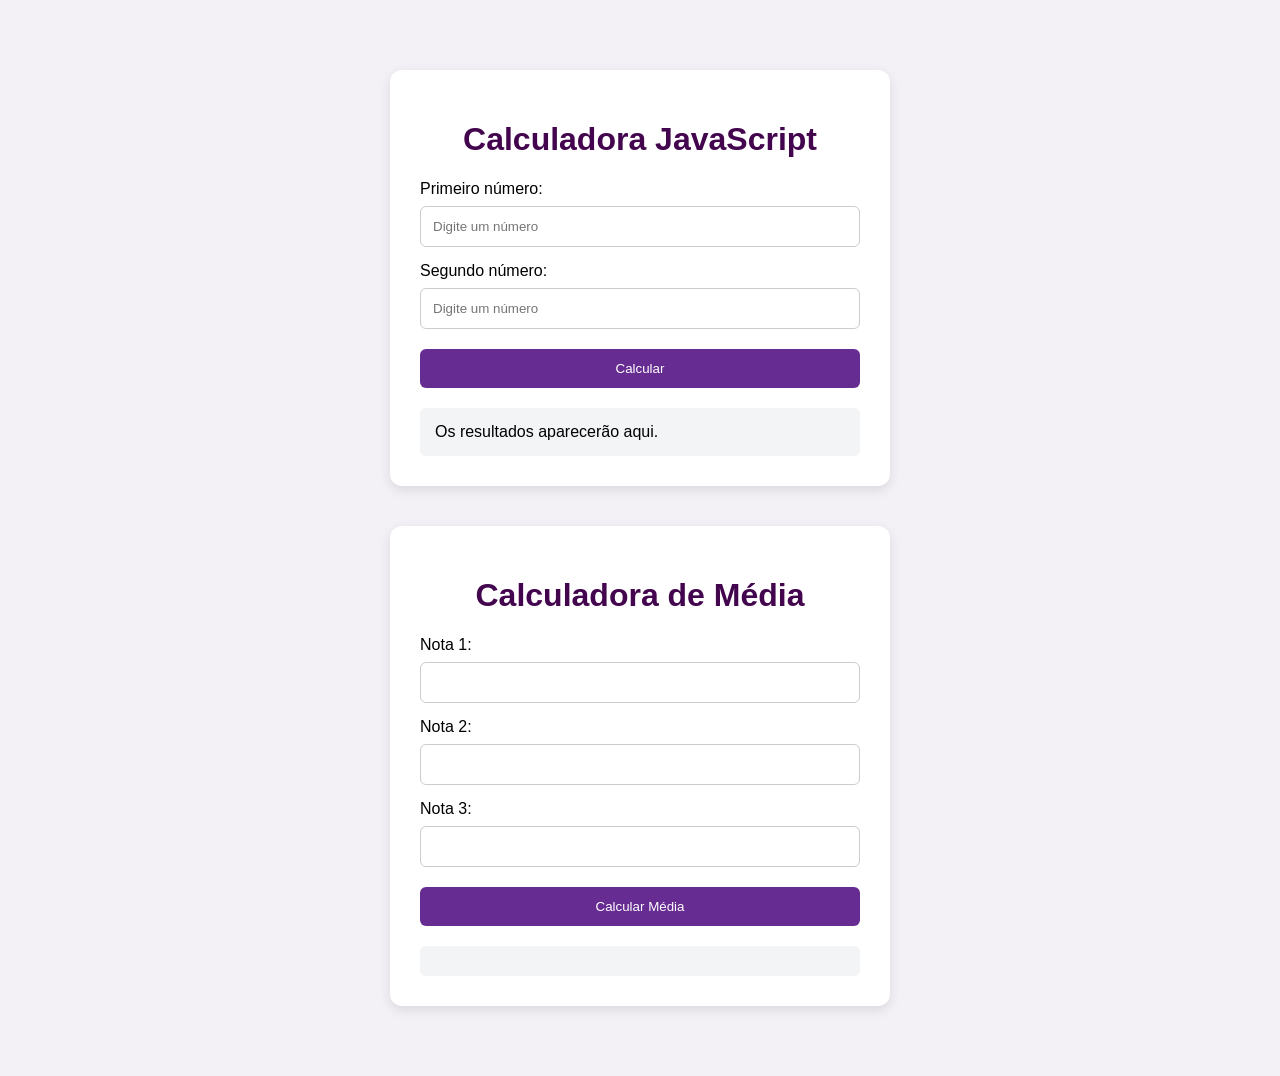
<file: aula01-java/index.html>
<!DOCTYPE html>
<html lang="pt-BR">
<head>
  <meta charset="UTF-8">
  <meta name="viewport" content="width=device-width, initial-scale=1.0">
  <title>Calculadora JavaScript</title>
  <link rel="stylesheet" href="style.css">
</head>
<body>
  <!-- Laboratório 2: Calculadora de operações -->
  <main class="container">
    <h1>Calculadora JavaScript</h1>
    <label for="numero1">Primeiro número:</label>
    <input type="number" id="numero1" placeholder="Digite um número">
    <label for="numero2">Segundo número:</label>
    <input type="number" id="numero2" placeholder="Digite um número">
    <button id="btnCalcular">Calcular</button>
    <section id="resultado" aria-live="polite">
      Os resultados aparecerão aqui.
    </section>
  </main>

  <!-- Laboratório 3: Calculadora de média -->
  <main class="container">
    <h1>Calculadora de Média</h1>
    <label for="nota1">Nota 1:</label>
    <input type="number" id="nota1" min="0" max="10" step="0.1">
    <label for="nota2">Nota 2:</label>
    <input type="number" id="nota2" min="0" max="10" step="0.1">
    <label for="nota3">Nota 3:</label>
    <input type="number" id="nota3" min="0" max="10" step="0.1">
    <button id="calcular">Calcular Média</button>
    <div id="resultadoMedia" aria-live="polite"></div>
  </main>

  <script src="script.js"></script>
</body>
</html>
</file>
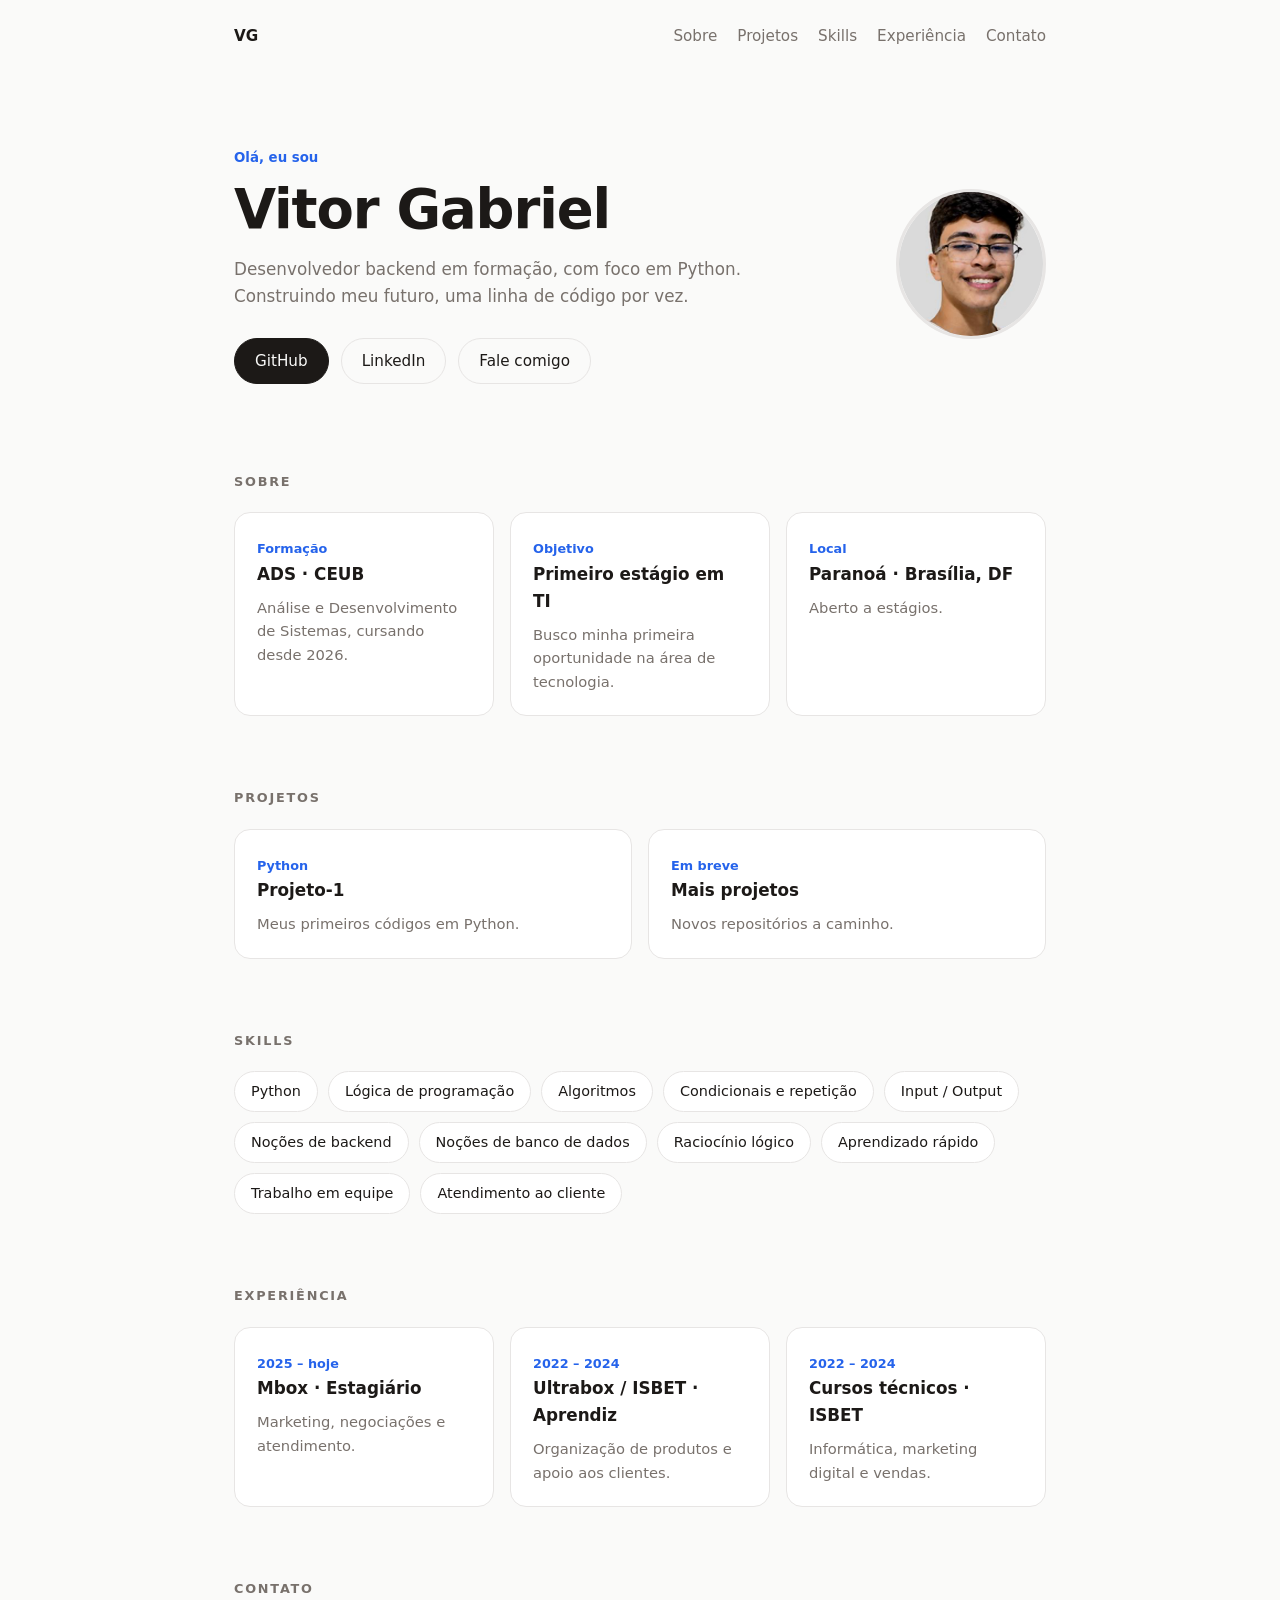
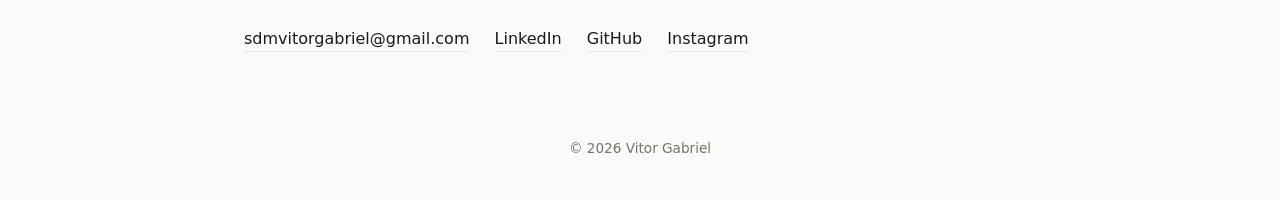
<file: Primeira-pagina-web/index.html>
<!DOCTYPE html>
<html lang="pt-BR">
<head>
<meta charset="UTF-8">
<meta name="viewport" content="width=device-width, initial-scale=1, viewport-fit=cover">
<title>Vitor Gabriel · Desenvolvedor Backend Python</title>
<style>
:root{
  --bg:#fafaf9; --card:#ffffff; --text:#1c1917; --muted:#78716c; --line:#e7e5e4; --accent:#2563eb;
  box-sizing:border-box;
  padding-top:env(safe-area-inset-top,0px); padding-bottom:env(safe-area-inset-bottom,0px);
  color-scheme:light;
}
@media (prefers-color-scheme: dark){
  :root:not([data-theme="light"]){
    --bg:#121110; --card:#1c1917; --text:#f5f5f4; --muted:#a8a29e; --line:#292524; --accent:#60a5fa; color-scheme:dark;
  }
}
:root[data-theme="dark"]{--bg:#121110; --card:#1c1917; --text:#f5f5f4; --muted:#a8a29e; --line:#292524; --accent:#60a5fa; color-scheme:dark;}
*{box-sizing:border-box;margin:0;padding:0}
html{scroll-behavior:smooth;scroll-padding-top:env(safe-area-inset-top,0px)}
body{background:var(--bg);color:var(--text);font-family:system-ui,-apple-system,"Segoe UI",Roboto,sans-serif;line-height:1.6}
main{max-width:860px;margin:0 auto;padding:0 24px}
section{padding:64px 0 8px}
h2{font-size:.8rem;letter-spacing:.14em;text-transform:uppercase;color:var(--muted);font-weight:600;margin-bottom:20px}
a{color:inherit}

nav{display:flex;justify-content:space-between;align-items:center;max-width:860px;margin:0 auto;padding:24px;font-size:.95rem}
nav .links{display:flex;gap:20px}
nav a{text-decoration:none;color:var(--muted);transition:color .2s}
nav a:hover{color:var(--text)}
nav strong{color:var(--text)}

.hero{padding:72px 0 24px;display:flex;align-items:center;gap:32px;flex-wrap:wrap-reverse}
.hero .txt{flex:1 1 320px}
.foto{width:150px;height:150px;border-radius:50%;object-fit:cover;border:3px solid var(--line);transition:transform .3s,border-color .3s}
.foto:hover{transform:scale(1.08);border-color:var(--accent)}
.hero small{color:var(--accent);font-weight:600}
.hero h1{font-size:clamp(2.2rem,6vw,3.4rem);line-height:1.1;margin:10px 0 16px;letter-spacing:-.02em}
.hero p{color:var(--muted);max-width:520px;font-size:1.05rem}
.btns{display:flex;gap:12px;flex-wrap:wrap;margin-top:28px}
.btn{padding:10px 20px;border-radius:999px;border:1px solid var(--line);text-decoration:none;font-size:.95rem;transition:transform .2s,background .2s}
.btn:hover{transform:translateY(-2px)}
.btn.main{background:var(--text);color:var(--bg);border-color:var(--text)}

.grid{display:grid;grid-template-columns:repeat(auto-fit,minmax(230px,1fr));gap:16px}
.card{background:var(--card);border:1px solid var(--line);border-radius:16px;padding:22px;
  transition:transform .25s ease,box-shadow .25s ease,border-color .25s ease;cursor:default;text-decoration:none;display:block}
.card:hover{transform:scale(1.05);box-shadow:0 12px 30px rgba(0,0,0,.10);border-color:var(--accent)}
.card h3{font-size:1.05rem;margin-bottom:4px}
.card .tag{font-size:.8rem;color:var(--accent);font-weight:600}
.card p{color:var(--muted);font-size:.92rem;margin-top:8px}
.card .more{max-height:0;opacity:0;overflow:hidden;transition:max-height .3s,opacity .3s;color:var(--muted);font-size:.88rem}
.card:hover .more{max-height:80px;opacity:1;margin-top:8px}

.chips{display:flex;flex-wrap:wrap;gap:10px}
.chip{padding:8px 16px;border:1px solid var(--line);background:var(--card);border-radius:999px;font-size:.9rem;transition:transform .2s,border-color .2s}
.chip:hover{transform:scale(1.1);border-color:var(--accent)}

footer{text-align:center;color:var(--muted);font-size:.85rem;padding:72px 0 40px}
.contact a{display:inline-block;margin:6px 10px;color:var(--text);text-decoration:none;border-bottom:1px solid var(--line);transition:border-color .2s}
.contact a:hover{border-color:var(--accent)}
</style>
</head>
<body>
<nav>
  <strong>VG</strong>
  <div class="links"><a href="#sobre">Sobre</a><a href="#projetos">Projetos</a><a href="#skills">Skills</a><a href="#experiencia">Experiência</a><a href="#contato">Contato</a></div>
</nav>

<main>
  <header class="hero">
    <div class="txt">
    <small>Olá, eu sou</small>
    <h1>Vitor Gabriel</h1>
    <p>Desenvolvedor backend em formação, com foco em Python. Construindo meu futuro, uma linha de código por vez.</p>
    <div class="btns">
      <a class="btn main" href="https://github.com/Vitor-gabriel1274" target="_blank" rel="noopener">GitHub</a>
      <a class="btn" href="https://www.linkedin.com/in/vitor-gabriel-553520278" target="_blank" rel="noopener">LinkedIn</a>
      <a class="btn" href="#contato">Fale comigo</a>
    </div>
    </div>
    <img class="foto" src="foto.jpg" alt="Foto de perfil de Vitor Gabriel" width="150" height="150">
  </header>

  <section id="sobre">
    <h2>Sobre</h2>
    <div class="grid">
      <div class="card"><span class="tag">Formação</span><h3>ADS · CEUB</h3><p>Análise e Desenvolvimento de Sistemas, cursando desde 2026.</p><div class="more">Engenharia de software, lógica, bootcamp e banco de dados.</div></div>
      <div class="card"><span class="tag">Objetivo</span><h3>Primeiro estágio em TI</h3><p>Busco minha primeira oportunidade na área de tecnologia.</p><div class="more">Aprendo rápido, me adapto e trabalho bem em equipe.</div></div>
      <div class="card"><span class="tag">Local</span><h3>Paranoá · Brasília, DF</h3><p>Aberto a estágios.</p><div class="more">Inglês básico, com foco em leitura técnica.</div></div>
    </div>
  </section>

  <section id="projetos">
    <h2>Projetos</h2>
    <div class="grid">
      <a class="card" href="https://github.com/Vitor-gabriel1274/Projeto-1" target="_blank" rel="noopener">
        <span class="tag">Python</span><h3>Projeto-1</h3><p>Meus primeiros códigos em Python.</p><div class="more">Ver código no GitHub →</div>
      </a>
      <a class="card" href="https://github.com/Vitor-gabriel1274?tab=repositories" target="_blank" rel="noopener">
        <span class="tag">Em breve</span><h3>Mais projetos</h3><p>Novos repositórios a caminho.</p><div class="more">Veja todos os repositórios →</div>
      </a>
    </div>
  </section>

  <section id="skills">
    <h2>Skills</h2>
    <div class="chips">
      <span class="chip">Python</span><span class="chip">Lógica de programação</span><span class="chip">Algoritmos</span>
      <span class="chip">Condicionais e repetição</span><span class="chip">Input / Output</span><span class="chip">Noções de backend</span>
      <span class="chip">Noções de banco de dados</span><span class="chip">Raciocínio lógico</span><span class="chip">Aprendizado rápido</span>
      <span class="chip">Trabalho em equipe</span><span class="chip">Atendimento ao cliente</span>
    </div>
  </section>

  <section id="experiencia">
    <h2>Experiência</h2>
    <div class="grid">
      <div class="card"><span class="tag">2025 – hoje</span><h3>Mbox · Estagiário</h3><p>Marketing, negociações e atendimento.</p><div class="more">Organização do ambiente e cadastro de produtos.</div></div>
      <div class="card"><span class="tag">2022 – 2024</span><h3>Ultrabox / ISBET · Aprendiz</h3><p>Organização de produtos e apoio aos clientes.</p><div class="more">Treinava novos contratados e aprendia várias habilidades.</div></div>
      <div class="card"><span class="tag">2022 – 2024</span><h3>Cursos técnicos · ISBET</h3><p>Informática, marketing digital e vendas.</p><div class="more">Também logística, varejo e relacionamento com o cliente.</div></div>
    </div>
  </section>

  <section id="contato">
    <h2>Contato</h2>
    <div class="contact">
      <a href="mailto:sdmvitorgabriel@gmail.com">sdmvitorgabriel@gmail.com</a>
      <a href="https://www.linkedin.com/in/vitor-gabriel-553520278" target="_blank" rel="noopener">LinkedIn</a>
      <a href="https://github.com/Vitor-gabriel1274" target="_blank" rel="noopener">GitHub</a>
      <a href="https://www.instagram.com/vitor_gabriel.bsb" target="_blank" rel="noopener">Instagram</a>
    </div>
  </section>
</main>

<footer>© 2026 Vitor Gabriel</footer>
</body>
</html>
</file>
<file: aula01-java/style.css>
* { box-sizing: border-box; }
body {
  font-family: Arial, sans-serif;
  background: #f4f1f6;
  margin: 0;
  padding: 30px;
}
.container {
  max-width: 500px;
  margin: 40px auto;
  padding: 30px;
  background: white;
  border-radius: 12px;
  box-shadow: 0 4px 12px rgba(0,0,0,.10);
}
h1 { color: #43054e; text-align: center; }
label { display: block; margin-top: 15px; }
input {
  width: 100%; padding: 12px; margin-top: 8px;
  border: 1px solid #ccc; border-radius: 6px;
}
button {
  width: 100%; margin-top: 20px; padding: 12px;
  background: #662c92; color: white;
  border: 0; border-radius: 6px; cursor: pointer;
}
button:hover { background: #43054e; }
#resultado,
#resultadoMedia {
  margin-top: 20px; padding: 15px;
  background: #f3f4f6; border-radius: 6px;
}
.erro { color: #b00020; }
</file>
